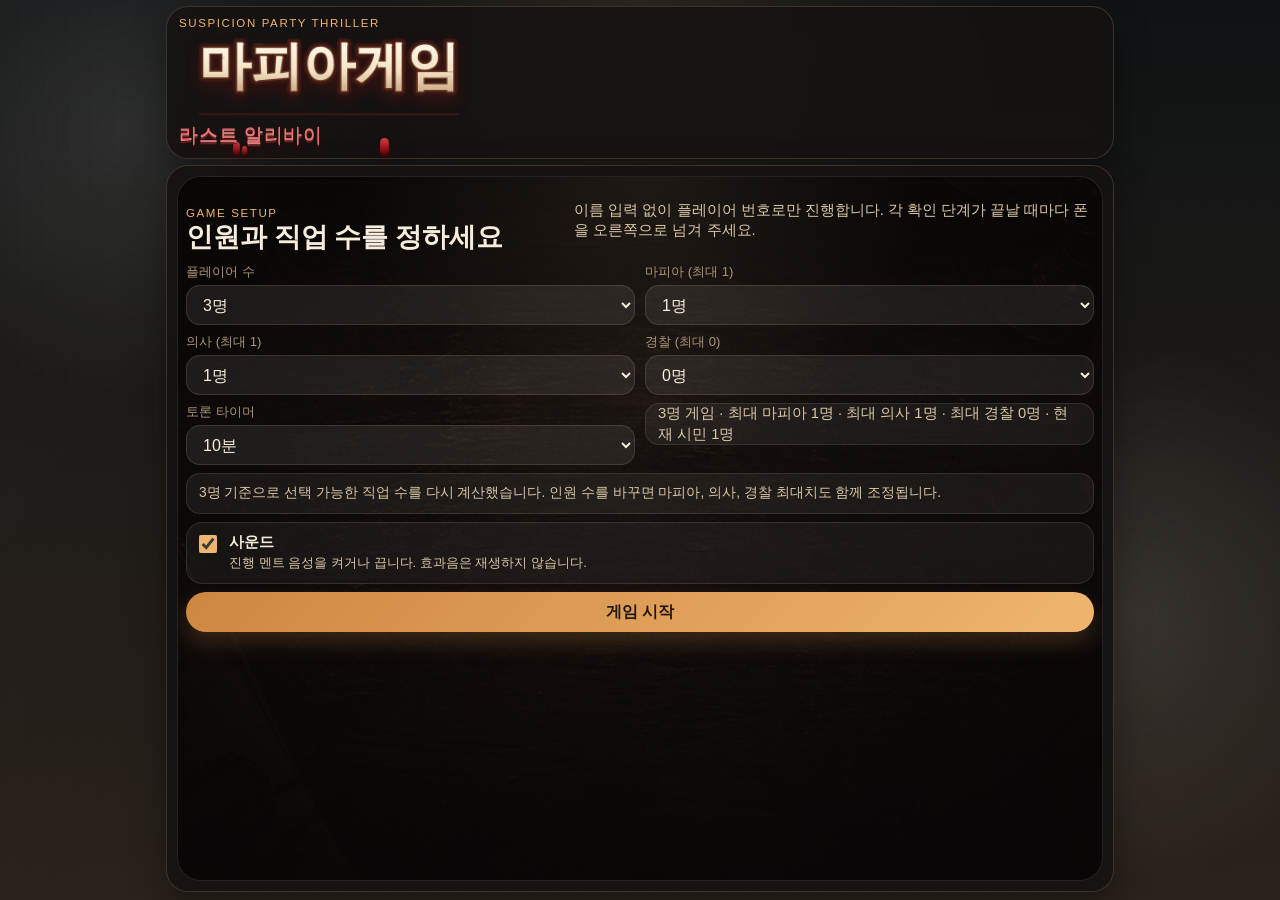
<file: index.html>
<!DOCTYPE html>
<html lang="ko">
  <head>
    <meta charset="UTF-8" />
    <meta name="viewport" content="width=device-width, initial-scale=1.0, viewport-fit=cover" />
    <title>마피아게임: 라스트 알리바이</title>
    <link rel="stylesheet" href="./styles.css" />
  </head>
  <body>
    <div class="fog fog-left"></div>
    <div class="fog fog-right"></div>

    <main class="app-shell">
      <header class="top-bar">
        <div class="brand-lockup">
          <p class="eyebrow">Suspicion Party Thriller</p>
          <div class="title-art-stack brand-title-stack">
            <h1 class="title-art-source" id="brand-title">마피아게임</h1>
            <img class="title-art-image hidden" id="brand-title-image" alt="" aria-hidden="true" />
          </div>
          <p class="brand-subtitle"><span>라스트 알리바이</span></p>
        </div>
        <button type="button" class="ghost-button hidden" id="log-toggle-button">
          사건 기록
        </button>
      </header>

      <section class="main-panel">
        <section class="view setup-view" id="setup-view">
          <div class="panel-head compact">
            <div>
              <p class="panel-kicker">Game Setup</p>
              <h2>인원과 직업 수를 정하세요</h2>
            </div>
            <p class="panel-copy">
              이름 입력 없이 플레이어 번호로만 진행합니다. 각 확인 단계가 끝날 때마다 폰을 오른쪽으로 넘겨 주세요.
            </p>
          </div>

          <div class="setup-grid">
            <label class="field">
              <span>플레이어 수</span>
              <select id="player-count"></select>
            </label>
            <label class="field">
              <span id="mafia-label">마피아</span>
              <select id="mafia-count"></select>
            </label>
            <label class="field">
              <span id="doctor-label">의사</span>
              <select id="doctor-count"></select>
            </label>
            <label class="field">
              <span id="police-label">경찰</span>
              <select id="police-count"></select>
            </label>
            <label class="field">
              <span>토론 타이머</span>
              <select id="timer-seconds">
                <option value="300">5분</option>
                <option value="600" selected>10분</option>
                <option value="900">15분</option>
              </select>
            </label>
            <div class="summary-card" id="setup-summary"></div>
          </div>

          <div class="setup-note" id="setup-note">
            3명 기준은 의사 최대 1명, 경찰 최대 0명으로 제한됩니다. 인원이 늘어나면 의사와 경찰 최대치도 함께 늘어납니다.
          </div>

          <div class="audio-settings-card">
            <label class="audio-toggle">
              <input type="checkbox" id="sound-enabled" checked />
              <span class="audio-toggle-copy">
                <strong>사운드</strong>
                <small>진행 멘트 음성을 켜거나 끕니다. 효과음은 재생하지 않습니다.</small>
              </span>
            </label>
          </div>

          <button type="button" class="primary-button" id="start-button">
            게임 시작
          </button>
        </section>

        <section class="view game-view hidden" id="game-view">
          <div class="panel-head">
            <div>
              <p class="panel-kicker" id="phase-kicker">Secret Briefing</p>
              <div class="title-art-stack phase-title-stack">
                <h2 class="title-art-source" id="phase-title">직업 배정</h2>
                <img class="title-art-image hidden" id="phase-title-image" alt="" aria-hidden="true" />
              </div>
            </div>
            <p class="panel-copy" id="phase-copy"></p>
          </div>

          <div class="status-row">
            <span class="status-pill" id="round-pill">직업 배정</span>
            <span class="status-pill" id="alive-pill">생존 0명</span>
            <span class="status-pill" id="config-pill">시민 0명</span>
            <button type="button" class="ghost-button status-action-button" id="restart-game-button">
              처음부터 다시 시작
            </button>
          </div>

          <div class="game-main">
            <section class="action-panel">
              <div class="secret-card" id="secret-card">
                <p class="secret-label" id="secret-label">다음 플레이어</p>
                <div class="title-art-stack secret-name-stack">
                  <h3 class="title-art-source" id="secret-name">플레이어</h3>
                  <img class="title-art-image hidden" id="secret-name-image" alt="" aria-hidden="true" />
                </div>
                <p class="secret-instruction" id="secret-instruction"></p>
                <button type="button" class="primary-button" id="primary-action-button">
                  확인
                </button>
              </div>

              <div class="choice-list hidden" id="choice-list"></div>
            </section>

            <section class="info-panel" id="game-info-panel">
              <div class="side-card roster-card" id="roster-card">
                <div class="side-head">
                  <p class="side-kicker">Roster</p>
                  <span id="roster-meta">사망자만 역할 공개</span>
                </div>
                <div class="player-chip-list" id="player-list"></div>
              </div>

              <div class="side-card timer-card" id="timer-card">
                <div class="side-head">
                  <p class="side-kicker">Discussion Timer</p>
                  <span id="timer-mode-label">대기 중</span>
                </div>
                <div class="timer-value" id="timer-value">01:00</div>
                <div class="timer-actions">
                  <button type="button" class="secondary-button" id="timer-toggle-button" disabled>
                    시작
                  </button>
                  <button type="button" class="ghost-button" id="timer-reset-button" disabled>
                    리셋
                  </button>
                </div>
              </div>
            </section>
          </div>
        </section>
      </section>

      <section class="drawer hidden" id="log-drawer" aria-hidden="true">
        <div class="drawer-backdrop" id="log-backdrop"></div>
        <div class="drawer-panel">
          <div class="drawer-head">
            <div>
              <p class="panel-kicker">Narration</p>
              <h2>사건 기록</h2>
            </div>
            <button type="button" class="ghost-button" id="log-close-button">닫기</button>
          </div>
          <div class="log-list" id="log-list"></div>
        </div>
      </section>

      <section class="modal hidden" id="restart-modal" aria-hidden="true">
        <div class="modal-backdrop" id="restart-modal-backdrop"></div>
        <div class="modal-panel">
          <p class="panel-kicker">Restart</p>
          <h2>처음부터 다시 시작</h2>
          <p class="modal-copy">지금 게임을 끝내고 설정 첫 화면으로 돌아갈까요?</p>
          <div class="modal-actions">
            <button type="button" class="ghost-button" id="restart-cancel-button">취소</button>
            <button type="button" class="primary-button" id="restart-confirm-button">다시 시작</button>
          </div>
        </div>
      </section>
    </main>

    <template id="choice-template">
      <button type="button" class="choice-button"></button>
    </template>

    <script src="./script.js"></script>
  </body>
</html>
</file>
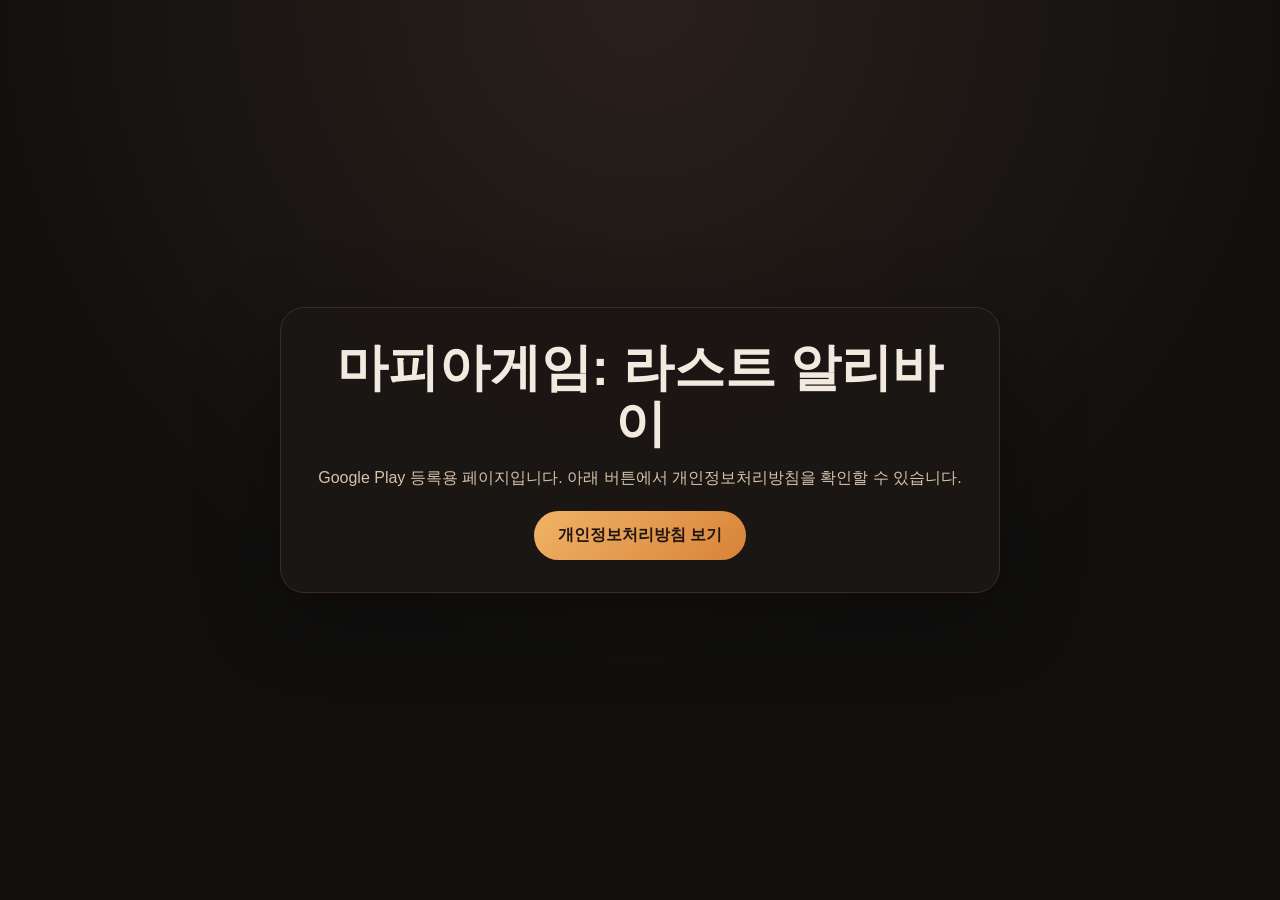
<file: docs/index.html>
<!DOCTYPE html>
<html lang="ko">
<head>
    <meta charset="utf-8">
    <meta name="viewport" content="width=device-width, initial-scale=1">
    <title>마피아게임: 라스트 알리바이</title>
    <style>
        :root {
            color-scheme: dark;
            --bg: #11100f;
            --panel: #1b1715;
            --line: #3b2b25;
            --text: #f3eadf;
            --muted: #d7c1aa;
            --accent: #d96d4f;
        }

        * {
            box-sizing: border-box;
        }

        body {
            margin: 0;
            min-height: 100vh;
            display: grid;
            place-items: center;
            padding: 24px;
            font-family: "Segoe UI", "Malgun Gothic", sans-serif;
            background: radial-gradient(circle at top, #2a201b 0%, var(--bg) 60%);
            color: var(--text);
        }

        main {
            width: min(720px, 100%);
            background: rgba(27, 23, 21, 0.94);
            border: 1px solid var(--line);
            border-radius: 24px;
            padding: 32px;
            text-align: center;
            box-shadow: 0 24px 80px rgba(0, 0, 0, 0.35);
        }

        h1 {
            margin: 0 0 12px;
            font-size: clamp(2rem, 6vw, 3.2rem);
            line-height: 1.1;
        }

        p {
            margin: 0 0 20px;
            color: var(--muted);
            line-height: 1.7;
        }

        a {
            display: inline-block;
            padding: 14px 24px;
            border-radius: 999px;
            background: linear-gradient(135deg, #f0b367, #d78339);
            color: #201610;
            text-decoration: none;
            font-weight: 700;
        }
    </style>
</head>
<body>
<main>
    <h1>마피아게임: 라스트 알리바이</h1>
    <p>Google Play 등록용 페이지입니다. 아래 버튼에서 개인정보처리방침을 확인할 수 있습니다.</p>
    <a href="./privacy/">개인정보처리방침 보기</a>
</main>
</body>
</html>
</file>
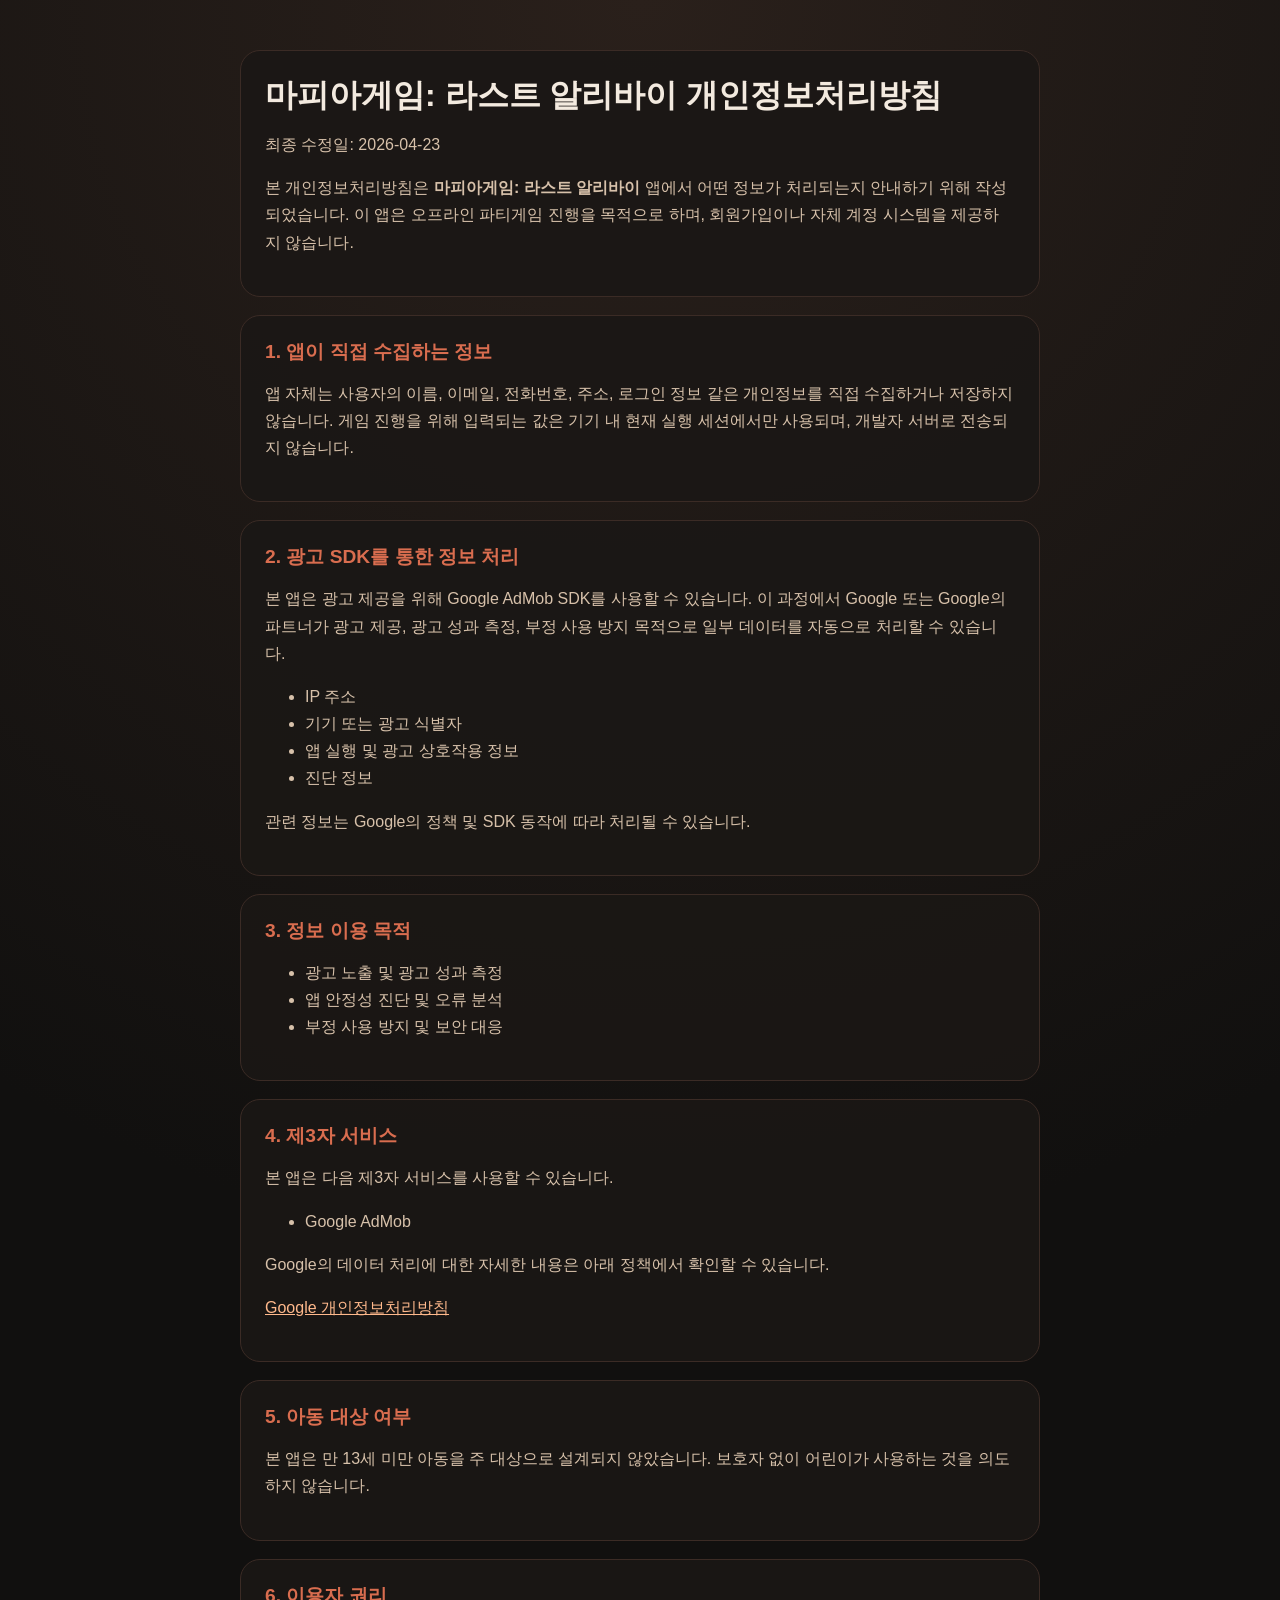
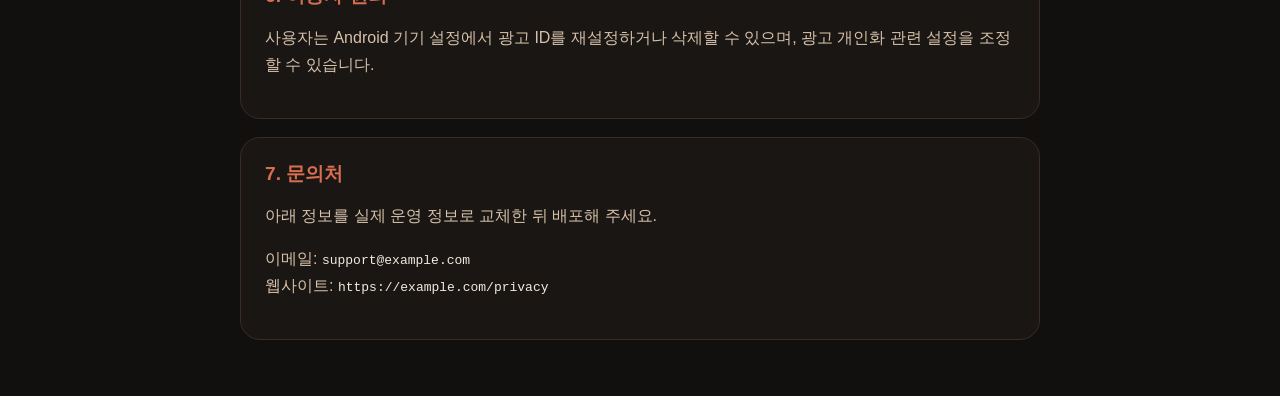
<file: docs/privacy/index.html>
<!DOCTYPE html>
<html lang="ko">
<head>
    <meta charset="utf-8">
    <meta name="viewport" content="width=device-width, initial-scale=1">
    <title>마피아게임: 라스트 알리바이 개인정보처리방침</title>
    <style>
        :root {
            color-scheme: dark;
            --bg: #11100f;
            --panel: #1b1715;
            --line: #3b2b25;
            --text: #f3eadf;
            --muted: #d7c1aa;
            --accent: #d96d4f;
        }

        * {
            box-sizing: border-box;
        }

        body {
            margin: 0;
            font-family: "Segoe UI", "Malgun Gothic", sans-serif;
            background: radial-gradient(circle at top, #2a201b 0%, var(--bg) 60%);
            color: var(--text);
            line-height: 1.7;
        }

        main {
            max-width: 840px;
            margin: 0 auto;
            padding: 32px 20px 56px;
        }

        section {
            background: rgba(27, 23, 21, 0.92);
            border: 1px solid var(--line);
            border-radius: 20px;
            padding: 24px;
            margin-top: 18px;
        }

        h1, h2 {
            margin: 0 0 12px;
            line-height: 1.25;
        }

        h1 {
            font-size: 2rem;
        }

        h2 {
            font-size: 1.2rem;
            color: var(--accent);
        }

        p, li {
            color: var(--muted);
        }

        a {
            color: #ffb98c;
        }

        code {
            color: var(--text);
        }
    </style>
</head>
<body>
<main>
    <section>
        <h1>마피아게임: 라스트 알리바이 개인정보처리방침</h1>
        <p>최종 수정일: 2026-04-23</p>
        <p>
            본 개인정보처리방침은 <strong>마피아게임: 라스트 알리바이</strong> 앱에서 어떤 정보가 처리되는지 안내하기 위해 작성되었습니다.
            이 앱은 오프라인 파티게임 진행을 목적으로 하며, 회원가입이나 자체 계정 시스템을 제공하지 않습니다.
        </p>
    </section>

    <section>
        <h2>1. 앱이 직접 수집하는 정보</h2>
        <p>
            앱 자체는 사용자의 이름, 이메일, 전화번호, 주소, 로그인 정보 같은 개인정보를 직접 수집하거나 저장하지 않습니다.
            게임 진행을 위해 입력되는 값은 기기 내 현재 실행 세션에서만 사용되며, 개발자 서버로 전송되지 않습니다.
        </p>
    </section>

    <section>
        <h2>2. 광고 SDK를 통한 정보 처리</h2>
        <p>
            본 앱은 광고 제공을 위해 Google AdMob SDK를 사용할 수 있습니다. 이 과정에서 Google 또는 Google의 파트너가 광고 제공,
            광고 성과 측정, 부정 사용 방지 목적으로 일부 데이터를 자동으로 처리할 수 있습니다.
        </p>
        <ul>
            <li>IP 주소</li>
            <li>기기 또는 광고 식별자</li>
            <li>앱 실행 및 광고 상호작용 정보</li>
            <li>진단 정보</li>
        </ul>
        <p>
            관련 정보는 Google의 정책 및 SDK 동작에 따라 처리될 수 있습니다.
        </p>
    </section>

    <section>
        <h2>3. 정보 이용 목적</h2>
        <ul>
            <li>광고 노출 및 광고 성과 측정</li>
            <li>앱 안정성 진단 및 오류 분석</li>
            <li>부정 사용 방지 및 보안 대응</li>
        </ul>
    </section>

    <section>
        <h2>4. 제3자 서비스</h2>
        <p>본 앱은 다음 제3자 서비스를 사용할 수 있습니다.</p>
        <ul>
            <li>Google AdMob</li>
        </ul>
        <p>
            Google의 데이터 처리에 대한 자세한 내용은 아래 정책에서 확인할 수 있습니다.
        </p>
        <p>
            <a href="https://policies.google.com/privacy" target="_blank" rel="noopener noreferrer">Google 개인정보처리방침</a>
        </p>
    </section>

    <section>
        <h2>5. 아동 대상 여부</h2>
        <p>
            본 앱은 만 13세 미만 아동을 주 대상으로 설계되지 않았습니다. 보호자 없이 어린이가 사용하는 것을 의도하지 않습니다.
        </p>
    </section>

    <section>
        <h2>6. 이용자 권리</h2>
        <p>
            사용자는 Android 기기 설정에서 광고 ID를 재설정하거나 삭제할 수 있으며, 광고 개인화 관련 설정을 조정할 수 있습니다.
        </p>
    </section>

    <section>
        <h2>7. 문의처</h2>
        <p>
            아래 정보를 실제 운영 정보로 교체한 뒤 배포해 주세요.
        </p>
        <p>
            이메일: <code>support@example.com</code><br>
            웹사이트: <code>https://example.com/privacy</code>
        </p>
    </section>
</main>
</body>
</html>
</file>
<file: styles.css>
:root {
  --bg-top: #101314;
  --bg-bottom: #2a221c;
  --panel: rgba(22, 18, 17, 0.9);
  --panel-soft: rgba(255, 248, 239, 0.05);
  --panel-border: rgba(230, 199, 148, 0.18);
  --text-main: #f6eddc;
  --text-soft: #d8c6a7;
  --text-muted: #aa9475;
  --accent: #ce8741;
  --accent-strong: #efb56f;
  --danger: #ba5348;
  --safe: #5d8c69;
  --shadow: rgba(0, 0, 0, 0.35);
  --title-ivory: #efe0c3;
  --title-shadow: #6f3926;
  --title-stroke: rgba(55, 22, 16, 0.74);
  --title-blood: rgba(130, 18, 17, 0.22);
}

* {
  box-sizing: border-box;
}

html,
body {
  margin: 0;
  width: 100%;
  height: 100%;
}

html {
  background:
    radial-gradient(circle at top, rgba(170, 124, 79, 0.18), transparent 34%),
    linear-gradient(180deg, var(--bg-top), var(--bg-bottom));
}

body {
  overflow: hidden;
  color: var(--text-main);
  font-family: "Trebuchet MS", "Malgun Gothic", sans-serif;
  background:
    radial-gradient(circle at top, rgba(170, 124, 79, 0.18), transparent 34%),
    linear-gradient(180deg, var(--bg-top), var(--bg-bottom));
}

body[data-scene="setup"] {
  --scene-image: url("./assets/card-backgrounds/setup.png");
}

body[data-scene="reveal"] {
  --scene-image: url("./assets/card-backgrounds/reveal.png");
}

body[data-scene="night"] {
  --scene-image: url("./assets/card-backgrounds/night.png");
}

body[data-scene="day"] {
  --scene-image: url("./assets/card-backgrounds/day.png");
}

body[data-scene="vote"] {
  --scene-image: url("./assets/card-backgrounds/vote.png");
}

body[data-scene="finale"] {
  --scene-image: url("./assets/card-backgrounds/finale.png");
}

body[data-scene="setup"] .secret-card::before,
body[data-scene="setup"] .choice-list::before {
  background-position: center 42%;
}

body[data-scene="reveal"] .secret-card::before,
body[data-scene="reveal"] .choice-list::before {
  background-position: center 38%;
}

body[data-scene="night"] .secret-card::before,
body[data-scene="night"] .choice-list::before {
  background-position: center 72%;
}

body[data-scene="day"] .secret-card::before,
body[data-scene="day"] .choice-list::before {
  background-position: center 56%;
}

body[data-scene="vote"] .secret-card::before,
body[data-scene="vote"] .choice-list::before {
  background-position: center 44%;
}

body[data-scene="finale"] .secret-card::before,
body[data-scene="finale"] .choice-list::before {
  background-position: center 58%;
}

body::before {
  content: "";
  position: fixed;
  inset: 0;
  background:
    linear-gradient(125deg, rgba(255, 255, 255, 0.02), transparent 40%),
    repeating-linear-gradient(
      90deg,
      transparent,
      transparent 11px,
      rgba(255, 255, 255, 0.012) 12px
    );
  pointer-events: none;
}

.fog {
  position: fixed;
  width: 36rem;
  height: 36rem;
  border-radius: 50%;
  background: radial-gradient(circle, rgba(217, 216, 205, 0.12), transparent 68%);
  filter: blur(10px);
  animation: drift 16s ease-in-out infinite alternate;
  pointer-events: none;
}

.fog-left {
  top: -10rem;
  left: -10rem;
}

.fog-right {
  right: -8rem;
  bottom: 0;
  animation-duration: 20s;
}

.app-shell {
  position: relative;
  z-index: 1;
  width: min(100vw, 960px);
  height: 100dvh;
  margin: 0 auto;
  padding:
    calc(env(safe-area-inset-top, 0px) + 8px)
    calc(env(safe-area-inset-right, 0px) + 8px)
    calc(env(safe-area-inset-bottom, 0px) + 10px)
    calc(env(safe-area-inset-left, 0px) + 8px);
  display: flex;
  flex-direction: column;
  gap: 8px;
}

.top-bar,
.main-panel,
.drawer-panel {
  backdrop-filter: blur(10px);
  background: var(--panel);
  border: 1px solid var(--panel-border);
  box-shadow: 0 16px 36px var(--shadow);
}

.top-bar {
  padding: 12px 14px;
  border-radius: 24px;
  display: flex;
  align-items: center;
  justify-content: space-between;
  gap: 12px;
}

.brand-lockup {
  display: grid;
  gap: 2px;
}

.main-panel {
  flex: 1;
  min-height: 0;
  border-radius: 28px;
  padding: 12px;
  overflow: hidden;
}

body.phase-reveal .top-bar {
  display: none;
}

body.phase-reveal .main-panel {
  padding: 18px;
}

body.phase-game-over .top-bar {
  display: none;
}

body.phase-game-over .main-panel {
  padding: 8px;
}

body.phase-live-game .top-bar {
  display: none;
}

body.phase-live-game .main-panel {
  padding: 10px;
}

.view {
  width: 100%;
  height: 100%;
  min-height: 0;
}

.setup-view,
.game-view {
  display: flex;
  flex-direction: column;
  gap: 10px;
}

.setup-view {
  position: relative;
  isolation: isolate;
  overflow: auto;
  scrollbar-width: none;
  -ms-overflow-style: none;
}

.setup-view::-webkit-scrollbar {
  display: none;
}

.setup-view::before {
  content: "";
  position: absolute;
  inset: 0;
  z-index: 0;
  background-image: var(--scene-image, none);
  background-position: center;
  background-repeat: no-repeat;
  background-size: cover;
  opacity: 0.34;
  transform: scale(1.04);
  filter: saturate(0.82) brightness(0.72);
}

.setup-view::after {
  content: "";
  position: absolute;
  inset: 0;
  z-index: 0;
  background:
    radial-gradient(circle at top, rgba(255, 226, 187, 0.08), transparent 34%),
    linear-gradient(180deg, rgba(8, 6, 5, 0.82), rgba(11, 9, 8, 0.46) 34%, rgba(7, 5, 5, 0.84));
}

.setup-view > * {
  position: relative;
  z-index: 1;
}

.setup-view {
  padding: 10px;
  border-radius: 24px;
  background: rgba(15, 11, 10, 0.26);
  border: 1px solid rgba(255, 248, 239, 0.08);
}

.panel-head {
  display: grid;
  gap: 6px;
}

body.phase-reveal .panel-head {
  justify-items: center;
  text-align: center;
  padding-top: 8px;
}

body.phase-reveal #phase-copy,
body.phase-reveal .status-row,
body.phase-reveal .info-panel {
  display: none !important;
}

body.phase-game-over .panel-head,
body.phase-game-over .status-row,
body.phase-game-over .info-panel {
  display: none !important;
}

body.phase-live-game #phase-copy,
body.phase-live-game #config-pill,
body.phase-live-game .info-panel {
  display: none;
}

body.phase-live-game .panel-head {
  gap: 4px;
}

body.phase-live-game .status-row {
  gap: 6px;
}

body.phase-live-game .status-pill {
  padding: 6px 10px;
  font-size: 0.8rem;
}

.panel-head.compact {
  gap: 4px;
}

.eyebrow,
.panel-kicker,
.side-kicker,
.secret-label {
  margin: 0;
  color: var(--accent-strong);
  font-size: 0.72rem;
  letter-spacing: 0.14em;
  text-transform: uppercase;
}

h1,
h2,
h3 {
  margin: 0;
  font-family: "Georgia", "Times New Roman", serif;
  font-weight: 600;
}

.title-art-stack {
  display: grid;
  align-items: start;
}

.title-art-stack > * {
  grid-area: 1 / 1;
}

.title-art-source {
  transition: opacity 160ms ease;
}

.title-art-source.is-rendered {
  opacity: 0;
}

.title-art-image {
  display: block;
  max-width: 100%;
  height: auto;
  object-fit: contain;
  align-self: start;
  justify-self: start;
  pointer-events: none;
}

.brand-title-stack {
  max-width: min(72vw, 360px);
}

.phase-title-stack {
  max-width: min(100%, 360px);
}

.secret-name-stack {
  width: 100%;
  max-width: 100%;
}

body.phase-reveal .phase-title-stack .title-art-image,
body.phase-reveal .secret-name-stack .title-art-image,
body.phase-game-over .secret-name-stack .title-art-image {
  justify-self: center;
}

body.phase-game-over .secret-name-stack .title-art-image {
  max-width: min(100%, 760px);
}

h1,
#phase-title,
#secret-name {
  font-family: "Arial Black", "Trebuchet MS", "Malgun Gothic", sans-serif;
  font-weight: 900;
  letter-spacing: 0.03em;
  line-height: 0.98;
  color: var(--title-ivory);
  text-shadow:
    0 1px 0 rgba(255, 244, 224, 0.5),
    0 3px 0 var(--title-shadow),
    0 10px 18px rgba(0, 0, 0, 0.26),
    0 0 16px var(--title-blood);
  -webkit-text-stroke: 1px var(--title-stroke);
}

h1 {
  font-size: clamp(1.5rem, 5vw, 2.2rem);
  letter-spacing: 0.03em;
}

#phase-title,
#secret-name {
  word-break: keep-all;
}

#phase-title {
  display: inline-block;
  font-size: clamp(1.28rem, 4.4vw, 1.95rem);
}

#secret-name {
  font-size: clamp(1.22rem, 4.8vw, 1.9rem);
}

.brand-subtitle {
  position: relative;
  display: inline-flex;
  align-items: flex-start;
  margin: 0;
  padding-right: 20px;
  color: #f26f6b;
  font-family: "Chiller", "Brush Script MT", "Segoe Script", "Apple Chancery", cursive;
  font-size: clamp(1.08rem, 3.8vw, 1.5rem);
  letter-spacing: 0.04em;
  text-shadow:
    0 1px 0 rgba(255, 210, 205, 0.7),
    0 3px 0 #8a1519,
    0 10px 18px rgba(89, 9, 11, 0.42);
  filter: drop-shadow(0 8px 14px rgba(77, 0, 0, 0.28));
}

.brand-subtitle span {
  position: relative;
}

.brand-subtitle::before,
.brand-subtitle::after,
.brand-subtitle span::after {
  content: "";
  position: absolute;
  bottom: -12px;
  width: 7px;
  border-radius: 999px;
  background: linear-gradient(180deg, #da4247 0%, #8f1117 65%, #4f060a 100%);
  box-shadow:
    inset 0 -2px 4px rgba(0, 0, 0, 0.26),
    0 6px 12px rgba(77, 0, 0, 0.24);
}

.brand-subtitle::before {
  left: 18%;
  height: 18px;
}

.brand-subtitle::after {
  left: 67%;
  width: 9px;
  height: 24px;
}

.brand-subtitle span::after {
  left: 44%;
  width: 5px;
  height: 13px;
}

h2 {
  font-size: clamp(1.2rem, 4vw, 1.8rem);
}

h3 {
  font-size: clamp(1.15rem, 3vw, 1.55rem);
}

.panel-copy,
.secret-instruction,
.summary-card,
.setup-note,
.player-meta,
.log-entry p {
  color: var(--text-soft);
  line-height: 1.45;
}

.setup-grid {
  display: grid;
  grid-template-columns: repeat(3, minmax(0, 1fr));
  gap: 8px;
}

.field {
  display: grid;
  gap: 5px;
}

.field span,
#roster-meta,
#timer-mode-label {
  color: var(--text-muted);
  font-size: 0.86rem;
}

.field select {
  width: 100%;
  min-width: 0;
  height: 42px;
  border-radius: 14px;
  border: 1px solid rgba(243, 214, 176, 0.14);
  background: rgba(255, 248, 239, 0.08);
  color: var(--text-main);
  padding: 0 12px;
  font: inherit;
}

.field select:focus {
  outline: 2px solid rgba(239, 181, 111, 0.35);
  border-color: transparent;
}

.summary-card,
.setup-note {
  border-radius: 14px;
  background: rgba(255, 248, 239, 0.06);
  border: 1px solid rgba(255, 248, 239, 0.1);
}

.summary-card {
  min-height: 42px;
  display: flex;
  align-items: center;
  padding: 0 12px;
}

.setup-note {
  padding: 12px;
  font-size: 0.92rem;
}

.audio-settings-card {
  display: grid;
  gap: 8px;
  padding: 12px;
  border-radius: 16px;
  background: rgba(255, 248, 239, 0.05);
  border: 1px solid rgba(255, 248, 239, 0.1);
}

.audio-toggle {
  display: flex;
  align-items: flex-start;
  gap: 12px;
  cursor: pointer;
}

.audio-toggle input {
  margin: 2px 0 0;
  width: 18px;
  height: 18px;
  accent-color: var(--accent-strong);
  flex: 0 0 auto;
}

.audio-toggle-copy {
  display: grid;
  gap: 2px;
}

.audio-toggle-copy strong {
  color: var(--text-main);
  font-size: 0.94rem;
  font-weight: 700;
}

.audio-toggle-copy small {
  color: var(--text-soft);
  font-size: 0.82rem;
  line-height: 1.42;
}

.primary-button,
.secondary-button,
.ghost-button,
.choice-button {
  border: 0;
  border-radius: 999px;
  font: inherit;
  cursor: pointer;
  transition:
    transform 150ms ease,
    opacity 150ms ease,
    box-shadow 150ms ease;
}

.primary-button:hover,
.secondary-button:hover,
.ghost-button:hover,
.choice-button:hover {
  transform: translateY(-1px);
}

.primary-button:disabled,
.secondary-button:disabled,
.ghost-button:disabled {
  opacity: 0.45;
  cursor: default;
  transform: none;
}

.primary-button,
.secondary-button,
.ghost-button {
  height: 44px;
  padding: 0 16px;
}

.primary-button {
  background: linear-gradient(135deg, var(--accent), var(--accent-strong));
  color: #26160e;
  font-weight: 700;
  box-shadow: 0 10px 22px rgba(206, 135, 65, 0.24);
}

.secondary-button {
  background: rgba(255, 248, 239, 0.1);
  color: var(--text-main);
  border: 1px solid rgba(255, 248, 239, 0.1);
}

.ghost-button {
  background: transparent;
  color: var(--text-soft);
  border: 1px solid rgba(255, 248, 239, 0.16);
}

.status-row {
  display: flex;
  gap: 8px;
  flex-wrap: wrap;
  align-items: center;
}

.status-pill {
  padding: 7px 12px;
  border-radius: 999px;
  background: rgba(255, 248, 239, 0.07);
  color: var(--text-soft);
  font-size: 0.84rem;
}

.status-action-button {
  height: 36px;
  padding: 0 14px;
  margin-left: auto;
  font-size: 0.82rem;
  white-space: nowrap;
}

.game-main {
  flex: 1;
  min-height: 0;
  display: grid;
  grid-template-columns: minmax(0, 1.45fr) minmax(260px, 0.8fr);
  gap: 10px;
}

body.phase-reveal .game-main {
  grid-template-columns: 1fr;
}

body.phase-game-over .game-main {
  grid-template-columns: 1fr;
  height: 100%;
}

body.phase-live-game .game-main {
  grid-template-columns: 1fr;
}

.action-panel,
.info-panel,
.side-card,
.secret-card,
.drawer-panel {
  min-height: 0;
}

.action-panel {
  display: flex;
  flex-direction: column;
  gap: 8px;
  padding: 8px;
  border-radius: 24px;
  background: rgba(15, 11, 10, 0.26);
  border: 1px solid rgba(255, 248, 239, 0.08);
  box-shadow: inset 0 1px 0 rgba(255, 248, 239, 0.06);
}

.secret-card,
.choice-list {
  position: relative;
  isolation: isolate;
  overflow: hidden;
}

.secret-card::before,
.choice-list::before {
  content: "";
  position: absolute;
  inset: 0;
  z-index: 0;
  background-image: var(--scene-image, none);
  background-position: center;
  background-repeat: no-repeat;
  background-size: cover;
  opacity: 0.58;
  transform: scale(1.04);
  filter: saturate(0.96) brightness(0.94) contrast(1.05);
}

.secret-card::after,
.choice-list::after {
  content: "";
  position: absolute;
  inset: 0;
  z-index: 0;
  background:
    radial-gradient(circle at top, rgba(255, 226, 187, 0.1), transparent 36%),
    linear-gradient(180deg, rgba(8, 6, 5, 0.58), rgba(11, 9, 8, 0.2) 34%, rgba(7, 5, 5, 0.62));
}

.secret-card > *,
.choice-list > * {
  position: relative;
  z-index: 1;
}

body.phase-reveal .action-panel {
  justify-content: center;
}

body.phase-game-over .action-panel {
  height: 100%;
}

body.phase-live-game .action-panel {
  justify-content: center;
}

.secret-card,
.side-card {
  background:
    linear-gradient(180deg, rgba(14, 11, 10, 0.52), rgba(14, 11, 10, 0.22)),
    var(--panel-soft);
  border: 1px solid rgba(255, 248, 239, 0.08);
  border-radius: 22px;
  backdrop-filter: blur(2px);
}

.secret-card {
  flex: 1;
  display: flex;
  flex-direction: column;
  justify-content: center;
  gap: 10px;
  padding: 18px;
  overflow: hidden;
}

body.phase-live-game .secret-card {
  padding: 16px;
  gap: 8px;
}

body.phase-live-game #secret-name {
  font-size: clamp(1.35rem, 6vw, 2.1rem);
  letter-spacing: 0.04em;
}

body.phase-live-game .secret-instruction {
  font-size: 0.96rem;
}

body.phase-reveal .secret-card {
  flex: 0 1 auto;
  width: min(100%, 560px);
  min-height: clamp(320px, 58dvh, 520px);
  margin: 0 auto;
  padding: 28px 24px;
  text-align: center;
  background:
    linear-gradient(180deg, rgba(10, 8, 7, 0.54), rgba(12, 10, 8, 0.18)),
    linear-gradient(160deg, rgba(255, 248, 239, 0.08), rgba(255, 248, 239, 0.03)),
    rgba(13, 10, 8, 0.4);
  box-shadow: 0 20px 40px rgba(0, 0, 0, 0.28);
}

body.phase-reveal .secret-label {
  font-size: 0.8rem;
}

body.phase-reveal #secret-name {
  font-size: clamp(1.5rem, 5vw, 2.2rem);
  letter-spacing: 0.05em;
}

body.phase-reveal .secret-instruction {
  font-size: 1rem;
}

body.phase-game-over .secret-card {
  flex: 1;
  width: 100%;
  min-height: 100%;
  margin: 0;
  padding: clamp(28px, 6vw, 48px);
  text-align: center;
  justify-content: center;
  gap: 16px;
  background:
    linear-gradient(180deg, rgba(14, 11, 10, 0.46), rgba(14, 11, 10, 0.16)),
    radial-gradient(circle at top, rgba(239, 181, 111, 0.18), transparent 42%),
    linear-gradient(160deg, rgba(255, 248, 239, 0.08), rgba(255, 248, 239, 0.02)),
    rgba(13, 10, 8, 0.52);
  box-shadow: 0 24px 48px rgba(0, 0, 0, 0.32);
}

body.phase-reveal .secret-card::before,
body.phase-reveal .secret-card::after,
body.phase-reveal .choice-list::before,
body.phase-reveal .choice-list::after {
  opacity: 0.72;
}

body.phase-game-over .secret-card::before,
body.phase-game-over .choice-list::before {
  opacity: 0.66;
}

body.phase-discussion .secret-card::before,
body.phase-discussion .choice-list::before {
  opacity: 0.52;
}

body.phase-discussion .secret-card::after,
body.phase-discussion .choice-list::after {
  background:
    radial-gradient(circle at top, rgba(182, 203, 230, 0.08), transparent 36%),
    linear-gradient(180deg, rgba(7, 8, 10, 0.82), rgba(12, 12, 12, 0.36) 34%, rgba(7, 6, 6, 0.78));
}

body.phase-game-over .secret-card[data-outcome="town"] {
  border-color: rgba(93, 140, 105, 0.42);
}

body.phase-game-over .secret-card[data-outcome="mafia"] {
  border-color: rgba(186, 83, 72, 0.42);
}

body.phase-game-over .secret-label {
  font-size: 0.95rem;
}

body.phase-game-over #secret-name {
  font-size: clamp(2.2rem, 9vw, 4.6rem);
  line-height: 0.95;
  letter-spacing: 0.05em;
  text-shadow:
    0 1px 0 rgba(255, 244, 224, 0.58),
    0 4px 0 #7a3022,
    0 16px 28px rgba(0, 0, 0, 0.34),
    0 0 24px rgba(130, 18, 17, 0.26);
}

body.phase-game-over .secret-instruction {
  max-width: 760px;
  margin: 0 auto;
  font-size: clamp(1rem, 3vw, 1.18rem);
  white-space: pre-line;
}

body.phase-game-over #primary-action-button {
  align-self: center;
  min-width: min(100%, 280px);
  height: 52px;
  font-size: 1rem;
}

.choice-list {
  flex: 1;
  min-height: 0;
  display: grid;
  align-content: start;
  gap: 8px;
  overflow: auto;
  padding: 6px 2px 2px;
  border-radius: 22px;
  background:
    linear-gradient(180deg, rgba(14, 11, 10, 0.5), rgba(14, 11, 10, 0.22)),
    var(--panel-soft);
  border: 1px solid rgba(255, 248, 239, 0.08);
  backdrop-filter: blur(2px);
}

.choice-button {
  width: 100%;
  min-height: 46px;
  padding: 10px 14px;
  text-align: left;
  background: rgba(255, 248, 239, 0.08);
  color: var(--text-main);
  border: 1px solid rgba(255, 248, 239, 0.1);
}

.choice-button.choice-danger {
  border-color: rgba(186, 83, 72, 0.5);
}

.choice-button.choice-safe {
  border-color: rgba(93, 140, 105, 0.5);
}

.info-panel {
  display: flex;
  flex-direction: column;
  gap: 10px;
}

body.phase-discussion .info-panel {
  display: flex;
}

body.phase-discussion .game-main {
  grid-template-rows: minmax(0, 1fr) auto;
}

body.phase-discussion #roster-card {
  display: none;
}

body.phase-discussion #timer-card {
  display: grid;
  gap: 8px;
  padding: 14px 16px;
}

body.phase-discussion .timer-value {
  font-size: clamp(1.8rem, 8vw, 2.4rem);
}

.side-card {
  padding: 12px;
}

.side-head {
  display: flex;
  align-items: baseline;
  justify-content: space-between;
  gap: 8px;
  margin-bottom: 10px;
}

.player-chip-list {
  display: flex;
  flex-wrap: wrap;
  gap: 8px;
  align-content: flex-start;
}

.player-chip {
  min-width: calc(50% - 4px);
  padding: 8px 10px;
  border-radius: 16px;
  background: rgba(255, 248, 239, 0.06);
  border: 1px solid rgba(255, 248, 239, 0.08);
}

.player-name {
  display: block;
  font-weight: 700;
  font-size: 0.94rem;
}

.player-meta {
  display: block;
  margin-top: 2px;
  font-size: 0.8rem;
}

.player-chip.dead {
  opacity: 0.76;
}

.timer-card {
  display: grid;
  gap: 10px;
}

.timer-value {
  font-family: "Georgia", "Times New Roman", serif;
  font-size: clamp(2rem, 8vw, 2.6rem);
  line-height: 1;
}

.timer-actions {
  display: flex;
  gap: 8px;
}

.timer-actions > * {
  flex: 1;
}

.drawer {
  position: absolute;
  inset: 0;
  z-index: 20;
}

.modal {
  position: absolute;
  inset: 0;
  z-index: 30;
}

.drawer-backdrop {
  position: absolute;
  inset: 0;
  background: rgba(0, 0, 0, 0.42);
}

.modal-backdrop {
  position: absolute;
  inset: 0;
  background: rgba(0, 0, 0, 0.56);
}

.drawer-panel {
  position: absolute;
  inset:
    calc(env(safe-area-inset-top, 0px) + 28px)
    calc(env(safe-area-inset-right, 0px) + 8px)
    calc(env(safe-area-inset-bottom, 0px) + 10px)
    calc(env(safe-area-inset-left, 0px) + 8px);
  border-radius: 24px;
  padding: 12px;
  display: flex;
  flex-direction: column;
  gap: 10px;
}

.modal-panel {
  position: absolute;
  left: 50%;
  top: 50%;
  width: min(calc(100% - 24px), 420px);
  transform: translate(-50%, -50%);
  padding: 18px;
  border-radius: 24px;
  display: grid;
  gap: 12px;
  backdrop-filter: blur(10px);
  background:
    linear-gradient(180deg, rgba(25, 19, 17, 0.96), rgba(18, 13, 12, 0.92));
  border: 1px solid rgba(255, 248, 239, 0.12);
  box-shadow: 0 22px 40px rgba(0, 0, 0, 0.34);
}

.modal-copy {
  margin: 0;
  color: var(--text-soft);
  line-height: 1.45;
}

.modal-actions {
  display: flex;
  gap: 8px;
}

.modal-actions > * {
  flex: 1;
}

.drawer-head {
  display: flex;
  align-items: flex-start;
  justify-content: space-between;
  gap: 12px;
}

.log-list {
  flex: 1;
  min-height: 0;
  overflow: auto;
  display: grid;
  gap: 8px;
}

.log-entry {
  padding: 12px;
  border-radius: 18px;
  background: rgba(255, 248, 239, 0.05);
  border: 1px solid rgba(255, 248, 239, 0.08);
}

.log-entry h3 {
  margin-bottom: 4px;
  font-size: 1rem;
}

.hidden {
  display: none !important;
}

body.store-capture {
  overflow: hidden;
}

body.store-capture::before {
  opacity: 0.6;
}

body.store-capture .fog {
  animation: none;
}

body.store-capture .app-shell {
  width: 100vw;
  max-width: none;
}

@keyframes drift {
  from {
    transform: translate3d(0, 0, 0) scale(1);
  }
  to {
    transform: translate3d(28px, 18px, 0) scale(1.1);
  }
}

@media (max-width: 760px) {
  .app-shell {
    width: 100vw;
    padding:
      calc(env(safe-area-inset-top, 0px) + 5px)
      calc(env(safe-area-inset-right, 0px) + 5px)
      calc(env(safe-area-inset-bottom, 0px) + 6px)
      calc(env(safe-area-inset-left, 0px) + 5px);
    gap: 5px;
  }

  .top-bar,
  .main-panel {
    border-radius: 20px;
  }

  .top-bar {
    padding: 10px 12px;
  }

  .main-panel {
    padding: 10px;
  }

  .setup-grid {
    grid-template-columns: repeat(2, minmax(0, 1fr));
  }

  .game-main {
    grid-template-columns: 1fr;
    grid-template-rows: minmax(0, 1fr) auto;
  }

  .info-panel {
    display: grid;
    grid-template-columns: 1fr;
  }

  .player-chip {
    min-width: 100%;
  }
}

@media (min-width: 720px) and (max-height: 980px) {
  .app-shell {
    padding:
      calc(env(safe-area-inset-top, 0px) + 6px)
      calc(env(safe-area-inset-right, 0px) + 6px)
      calc(env(safe-area-inset-bottom, 0px) + 8px)
      calc(env(safe-area-inset-left, 0px) + 6px);
    gap: 6px;
  }

  .top-bar,
  .main-panel {
    border-radius: 22px;
  }

  .top-bar {
    padding: 10px 12px;
  }

  .brand-lockup {
    gap: 0;
  }

  .brand-title-stack {
    max-width: min(48vw, 300px);
  }

  .brand-subtitle {
    font-size: clamp(0.98rem, 2.4vw, 1.2rem);
    padding-right: 16px;
  }

  .brand-subtitle::before,
  .brand-subtitle::after,
  .brand-subtitle span::after {
    bottom: -8px;
  }

  .brand-subtitle::before {
    height: 14px;
  }

  .brand-subtitle::after {
    height: 18px;
  }

  .brand-subtitle span::after {
    height: 10px;
  }

  .main-panel {
    padding: 10px;
  }

  .setup-view {
    padding: 8px;
    gap: 8px;
  }

  .setup-view .panel-head.compact {
    grid-template-columns: minmax(230px, 0.84fr) minmax(0, 1.16fr);
    align-items: end;
    gap: 12px;
  }

  .setup-view h2 {
    font-size: clamp(1.22rem, 3vw, 1.66rem);
  }

  .setup-view .panel-copy {
    align-self: end;
    font-size: 0.92rem;
    line-height: 1.38;
  }

  .setup-grid {
    grid-template-columns: repeat(2, minmax(0, 1fr));
    gap: 8px 10px;
  }

  .field {
    gap: 4px;
  }

  .field span,
  #roster-meta,
  #timer-mode-label {
    font-size: 0.82rem;
  }

  .field select,
  .summary-card,
  .primary-button,
  .secondary-button,
  .ghost-button {
    height: 40px;
  }

  .summary-card {
    font-size: 0.92rem;
  }

  .setup-note {
    padding: 10px 12px;
    font-size: 0.86rem;
    line-height: 1.38;
  }

  .audio-settings-card {
    padding: 10px 12px;
  }
}

@media (max-width: 460px) {
  .brand-lockup {
    gap: 1px;
  }

  body.phase-live-game .main-panel {
    padding: 8px;
  }

  body.phase-live-game .status-row {
    gap: 5px;
  }

  .top-bar h1 {
    font-size: 1.35rem;
  }

  #phase-title {
    font-size: 1.2rem;
  }

  #secret-name {
    font-size: 1.18rem;
  }

  .status-action-button {
    height: 34px;
    padding: 0 12px;
    margin-left: 0;
  }

  .brand-subtitle {
    font-size: 1rem;
    padding-right: 14px;
  }

  .panel-copy,
  .setup-note {
    font-size: 0.88rem;
  }

  .audio-toggle {
    gap: 10px;
  }

  .audio-toggle-copy strong {
    font-size: 0.9rem;
  }

  .audio-toggle-copy small {
    font-size: 0.8rem;
  }

  .setup-grid {
    grid-template-columns: 1fr 1fr;
  }

  .field select,
  .primary-button,
  .secondary-button,
  .ghost-button {
    height: 40px;
  }

  .secret-card {
    padding: 14px;
  }

  .player-chip {
    padding: 7px 9px;
  }

  .drawer-panel {
    inset:
      calc(env(safe-area-inset-top, 0px) + 18px)
      calc(env(safe-area-inset-right, 0px) + 5px)
      calc(env(safe-area-inset-bottom, 0px) + 6px)
      calc(env(safe-area-inset-left, 0px) + 5px);
  }
}
</file>
